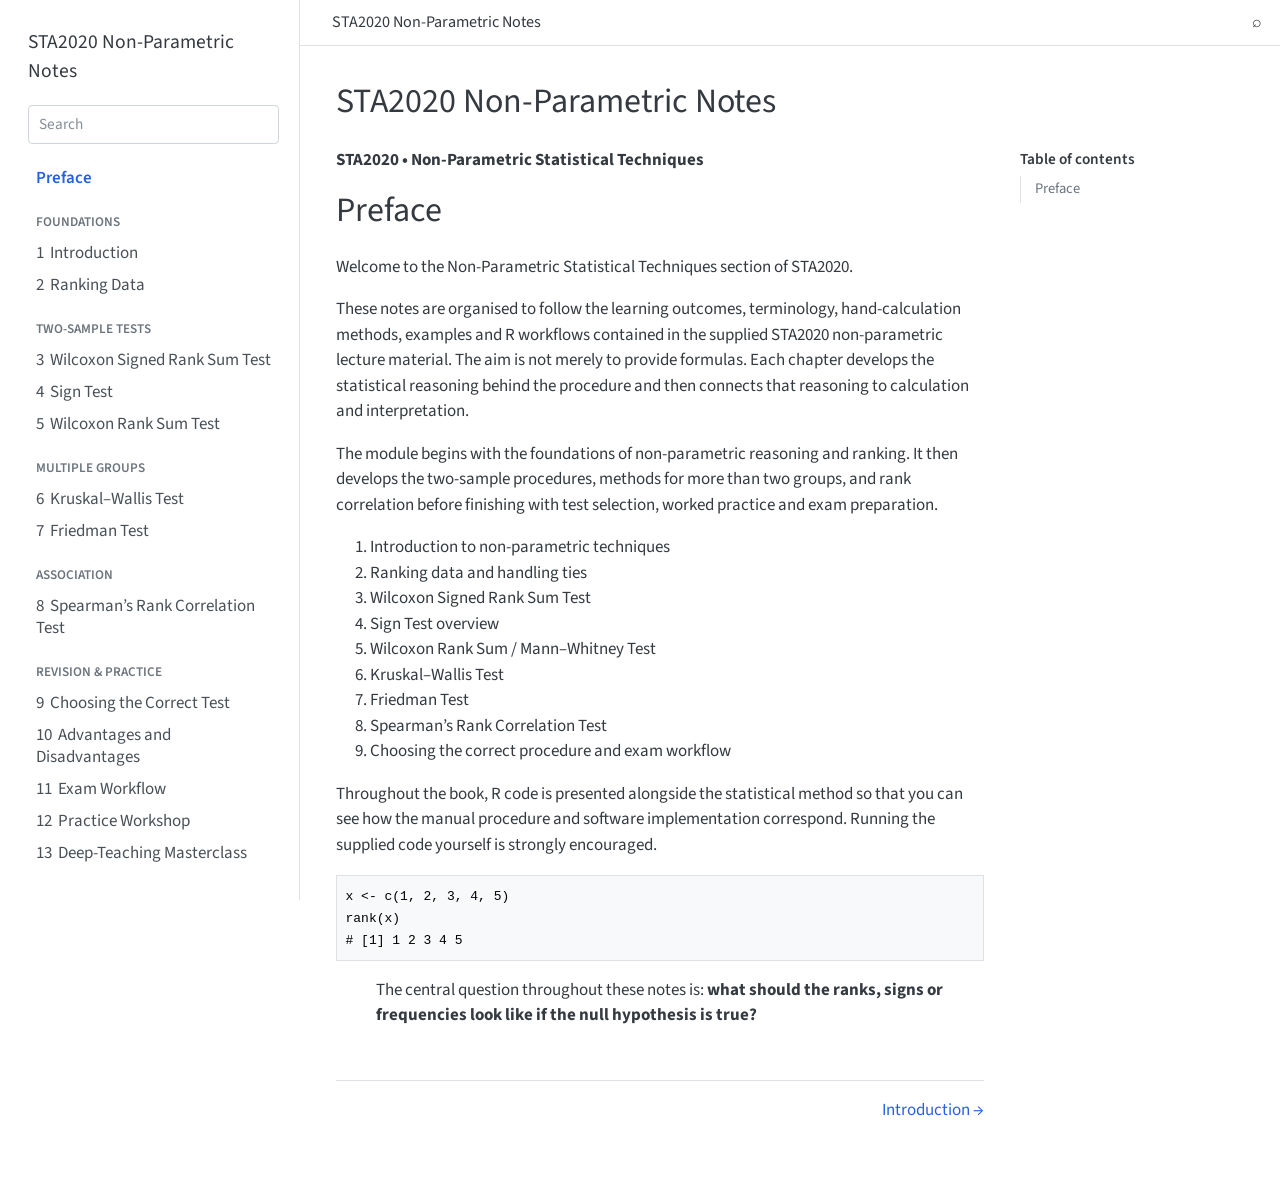
<file: index.html>
<!doctype html><html lang="en"><head><meta charset="utf-8"><meta name="viewport" content="width=device-width,initial-scale=1"><title>STA2020 Non-Parametric Notes</title><link rel="stylesheet" href="style.css"></head><body class="quarto-like"><header class="topbar"><button class="mobile-toggle" onclick="document.body.classList.toggle('show-nav')">☰</button><div>STA2020 Non-Parametric Notes</div><div>⌕</div></header><div class="page-grid"><nav class="left-sidebar"><div class="sidebar-title"><a href="index.html">STA2020 Non-Parametric Notes</a></div><div class="sidebar-search">Search</div><ul class="sidebar-list"><li><a class="active" href="index.html">Preface</a></li><li class="sidebar-section-title">FOUNDATIONS</li><li><a href="01_Introduction.html"><span class="chapter-number">1</span>&nbsp; Introduction</a></li><li><a href="02_Ranking.html"><span class="chapter-number">2</span>&nbsp; Ranking Data</a></li><li class="sidebar-section-title">TWO-SAMPLE TESTS</li><li><a href="03_Signed_Rank.html"><span class="chapter-number">3</span>&nbsp; Wilcoxon Signed Rank Sum Test</a></li><li><a href="04_Sign_Test.html"><span class="chapter-number">4</span>&nbsp; Sign Test</a></li><li><a href="05_Rank_Sum.html"><span class="chapter-number">5</span>&nbsp; Wilcoxon Rank Sum Test</a></li><li class="sidebar-section-title">MULTIPLE GROUPS</li><li><a href="06_Kruskal_Wallis.html"><span class="chapter-number">6</span>&nbsp; Kruskal–Wallis Test</a></li><li><a href="07_Friedman.html"><span class="chapter-number">7</span>&nbsp; Friedman Test</a></li><li class="sidebar-section-title">ASSOCIATION</li><li><a href="08_Spearman.html"><span class="chapter-number">8</span>&nbsp; Spearman’s Rank Correlation Test</a></li><li class="sidebar-section-title">REVISION & PRACTICE</li><li><a href="09_Choosing_Test.html"><span class="chapter-number">9</span>&nbsp; Choosing the Correct Test</a></li><li><a href="10_Advantages.html"><span class="chapter-number">10</span>&nbsp; Advantages and Disadvantages</a></li><li><a href="11_Exam_Workflow.html"><span class="chapter-number">11</span>&nbsp; Exam Workflow</a></li><li><a href="12_Practice_Workshop.html"><span class="chapter-number">12</span>&nbsp; Practice Workshop</a></li><li><a href="13_Masterclass.html"><span class="chapter-number">13</span>&nbsp; Deep-Teaching Masterclass</a></li></ul></nav><main class="content"><h1 class="page-title">STA2020 Non-Parametric Notes</h1><p><strong>STA2020 • Non-Parametric Statistical Techniques</strong></p><h1>Preface</h1><p>Welcome to the Non-Parametric Statistical Techniques section of STA2020.</p><p>These notes are organised to follow the learning outcomes, terminology, hand-calculation methods, examples and R workflows contained in the supplied STA2020 non-parametric lecture material. The aim is not merely to provide formulas. Each chapter develops the statistical reasoning behind the procedure and then connects that reasoning to calculation and interpretation.</p><p>The module begins with the foundations of non-parametric reasoning and ranking. It then develops the two-sample procedures, methods for more than two groups, and rank correlation before finishing with test selection, worked practice and exam preparation.</p><ol><li>Introduction to non-parametric techniques</li><li>Ranking data and handling ties</li><li>Wilcoxon Signed Rank Sum Test</li><li>Sign Test overview</li><li>Wilcoxon Rank Sum / Mann–Whitney Test</li><li>Kruskal–Wallis Test</li><li>Friedman Test</li><li>Spearman’s Rank Correlation Test</li><li>Choosing the correct procedure and exam workflow</li></ol><p>Throughout the book, R code is presented alongside the statistical method so that you can see how the manual procedure and software implementation correspond. Running the supplied code yourself is strongly encouraged.</p><pre><code>x &lt;- c(1, 2, 3, 4, 5)
rank(x)
# [1] 1 2 3 4 5</code></pre><blockquote><p>The central question throughout these notes is: <strong>what should the ranks, signs or frequencies look like if the null hypothesis is true?</strong></p></blockquote><nav class="page-nav"><span></span><a href="01_Introduction.html">Introduction →</a></nav></main><aside class="right-toc"><h2>Table of contents</h2><ul><li><a href="#">Preface</a></li></ul></aside></div></body></html>
</file>
<file: style.css>
@import url('https://fonts.googleapis.com/css2?family=Source+Sans+Pro:wght@300;400;600;700&display=swap');
:root{--text:#343a40;--link:#2761e3;--border:#dee2e6;--muted:#6c757d;--light:#f8f9fa;--blue:#2780e3}
*{box-sizing:border-box}html{font-size:17px;scroll-behavior:smooth}body{margin:0;font-family:"Source Sans Pro",-apple-system,BlinkMacSystemFont,"Segoe UI",Roboto,"Helvetica Neue",Arial,sans-serif;font-size:1rem;font-weight:400;line-height:1.5;color:var(--text);background:#fff}a{color:var(--link);text-decoration:underline}a:hover{color:#1f4eb6}p{margin:0 0 1rem}strong{font-weight:700}h1,h2,h3,h4{font-weight:400;line-height:1.2;margin-top:0;color:inherit}h1{font-size:2rem;margin-bottom:1.35rem}h2{font-size:1.65rem;margin-top:2.25rem;margin-bottom:1rem;border-bottom:1px solid var(--border);padding-bottom:.3rem}h3{font-size:1.45rem;margin-top:1.7rem;margin-bottom:.7rem}h4{font-size:1.25rem}ul,ol{margin-top:0;margin-bottom:1rem;padding-left:2rem}code,pre{font-family:SFMono-Regular,Menlo,Monaco,Consolas,"Liberation Mono","Courier New",monospace}code{font-size:.875em;color:#7d12ba;background:#f8f9fa;padding:.125rem .25rem}pre{font-size:.875em;line-height:1.5;background:#f8f9fa;border:1px solid var(--border);padding:.5rem;overflow:auto;margin:1rem 0}pre code{color:#000;background:transparent;padding:0}.topbar{position:fixed;top:0;left:0;right:0;height:46px;background:#fff;border-bottom:1px solid var(--border);display:flex;align-items:center;justify-content:space-between;padding:0 18px 0 332px;z-index:30;font-size:.95rem}.mobile-toggle{display:none;border:0;background:none;font-size:1.2rem}.page-grid{display:grid;grid-template-columns:300px minmax(0,760px) 260px;gap:36px;max-width:1400px;margin:0 auto}.left-sidebar{position:fixed;top:0;bottom:0;width:300px;padding:28px 20px 40px 28px;border-right:1px solid var(--border);overflow-y:auto;background:#fff;z-index:40}.sidebar-title{font-size:1.15rem;margin-bottom:18px}.sidebar-title a{color:var(--text);text-decoration:none;font-weight:400}.sidebar-search{border:1px solid #ced4da;border-radius:.25rem;padding:7px 10px;color:#868e96;margin-bottom:18px;font-size:.9rem}.sidebar-list{list-style:none;padding:0;margin:0}.sidebar-list li{margin:0}.sidebar-list a{display:block;padding:5px 8px;color:#495057;text-decoration:none;line-height:1.3;border-radius:.2rem}.sidebar-list a:hover{background:#f1f3f5}.sidebar-list a.active{color:var(--link);font-weight:600}.sidebar-section-title{font-size:.78rem;text-transform:none;color:#6c757d;margin:18px 8px 5px!important;font-weight:600}.chapter-number{font-variant-numeric:tabular-nums}.content{grid-column:2;padding:82px 0 70px;min-width:0}.title-breadcrumb{font-size:.9rem;color:#6c757d;margin-bottom:16px}.page-title{font-size:2rem;font-weight:400;margin-bottom:1.5rem}.right-toc{grid-column:3;position:sticky;top:68px;align-self:start;padding-top:82px;max-height:calc(100vh - 70px);overflow:auto}.right-toc h2{font-size:.9rem;font-weight:600;border:0;margin:0 0 8px;padding:0}.right-toc ul{list-style:none;padding:0;margin:0;border-left:1px solid var(--border)}.right-toc li{margin:0}.right-toc a{display:block;color:#6c757d;text-decoration:none;font-size:.86rem;padding:4px 0 4px 14px;line-height:1.25}.right-toc a:hover{color:var(--link)}table{width:100%;border-collapse:collapse;margin:1rem 0 1.5rem;font-size:.95rem}th,td{padding:.5rem .55rem;border-bottom:1px solid var(--border);text-align:left;vertical-align:top}thead th{border-bottom:2px solid var(--border);font-weight:600}.table-wrap{overflow-x:auto}.note,.warning,.plain-language,.teaching,.concept-check,.worked,.summary,.answer-template,.term-box{margin:1.25rem 0;padding:1rem 1.15rem;border-left:4px solid #e9ecef;background:#fafafa;border-radius:0}.worked{border:2px solid #007ACC;background:#f0f8ff;border-radius:5px}.worked-head{font-weight:700;color:#007ACC;margin-bottom:.65rem}.warning{border-left-color:#f0ad4e;background:#fffaf1}.note{border-left-color:#2780e3;background:#f7fbff}.summary{border-left-color:#3fb618;background:#f7fcf5}.teaching{border-left-color:#2780e3;background:#f8fbfe}.concept-check{border:1px solid var(--border);border-left:4px solid #2780e3;background:#fff}.compare,.formula-card,.drill-grid,.definition-grid,.flow-grid{display:grid;grid-template-columns:repeat(2,minmax(0,1fr));gap:1rem;margin:1.2rem 0}.compare>div,.formula-card>div,.drill-grid>div,.definition-grid>div,.flow-grid>div{border:1px solid var(--border);padding:1rem;background:#fff}.steps{display:grid;grid-template-columns:34px 1fr;gap:.55rem .8rem;margin:1.2rem 0}.steps span{width:30px;height:30px;border-radius:50%;background:#e9ecef;display:flex;align-items:center;justify-content:center;font-weight:600}.steps p{margin:.15rem 0 .7rem}.rank-row{display:flex;flex-wrap:wrap;gap:.45rem;align-items:center;margin:.7rem 0}.rank-row span{min-width:90px}.rank-row b{border:1px solid var(--border);padding:.25rem .45rem;font-weight:400}.rank-row em{margin-left:auto}.rank-sums{display:flex;gap:1rem;flex-wrap:wrap;margin:1rem 0}.rank-sums span{border:1px solid var(--border);padding:.55rem .75rem}.rank-sums strong{display:block;font-size:1.2rem}.big-stat{font-size:1.35rem;margin:.5rem 0}.scale{display:flex;justify-content:space-between;border-top:2px solid #adb5bd;margin:2rem 0;padding-top:.5rem;text-align:center}.page-nav{display:flex;justify-content:space-between;border-top:1px solid var(--border);margin-top:3rem;padding-top:1rem}.page-nav a{text-decoration:none}.chapter{display:none}footer{display:none}
@media(max-width:1100px){.page-grid{grid-template-columns:260px minmax(0,760px);gap:28px;padding-right:24px}.left-sidebar{width:260px}.topbar{padding-left:282px}.right-toc{display:none}.content{grid-column:2}}
@media(max-width:760px){.topbar{padding:0 14px;height:48px}.mobile-toggle{display:block}.page-grid{display:block;padding:0 18px}.left-sidebar{transform:translateX(-105%);transition:.2s;width:290px;box-shadow:0 0 18px rgba(0,0,0,.08)}body.show-nav .left-sidebar{transform:translateX(0)}.content{padding-top:72px}.compare,.formula-card,.drill-grid,.definition-grid,.flow-grid{grid-template-columns:1fr}h1{font-size:1.8rem}h2{font-size:1.45rem}}
</file>
